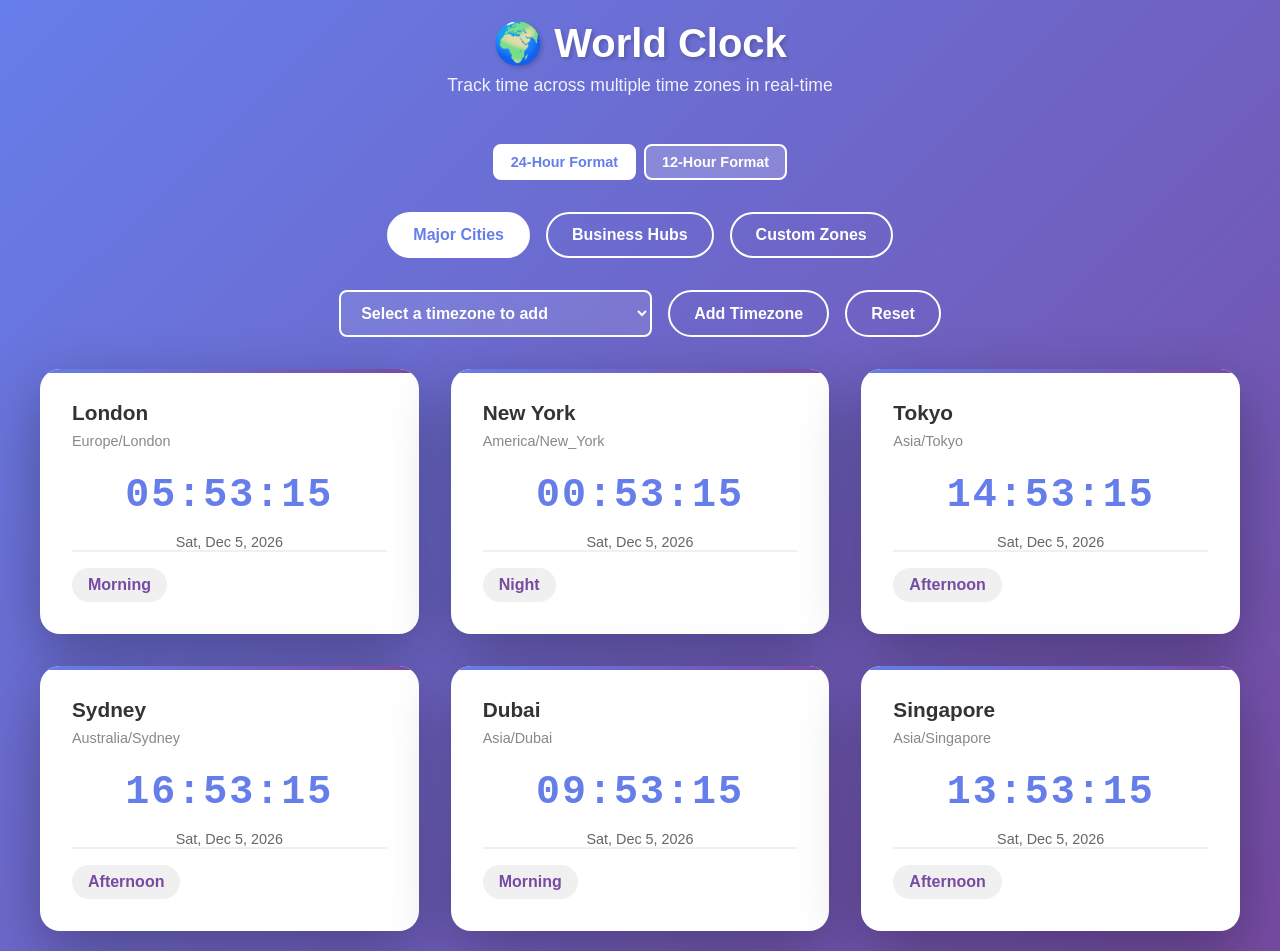
<file: clock.html>
<!DOCTYPE html>
<html lang="en">

<head>
  <meta charset="UTF-8" />
  <meta name="viewport" content="width=device-width, initial-scale=1.0" />
  <title>World Clock - Multiple Time Zones</title>
  <meta name="description" content="Digital clock displaying current time across multiple time zones" />
  <link rel="stylesheet" href="https://cdnjs.cloudflare.com/ajax/libs/font-awesome/6.4.0/css/all.min.css">
  <style>
    * {
      margin: 0;
      padding: 0;
      box-sizing: border-box;
    }

    body {
      font-family: 'Inter', -apple-system, BlinkMacSystemFont, 'Segoe UI', sans-serif;
      background: linear-gradient(135deg, #667eea 0%, #764ba2 100%);
      min-height: 100vh;
      display: flex;
      align-items: center;
      justify-content: center;
      padding: 20px;
    }

    .container {
      max-width: 1200px;
      width: 100%;
    }

    .header {
      text-align: center;
      color: white;
      margin-bottom: 3rem;
      animation: fadeInDown 0.8s ease;
    }

    .header h1 {
      font-size: 2.5rem;
      font-weight: 800;
      margin-bottom: 0.5rem;
      text-shadow: 2px 2px 4px rgba(0, 0, 0, 0.2);
    }

    .header p {
      font-size: 1.1rem;
      opacity: 0.9;
      font-weight: 300;
    }

    .controls {
      display: flex;
      gap: 1rem;
      justify-content: center;
      margin-bottom: 2rem;
      flex-wrap: wrap;
      animation: fadeInUp 0.8s ease;
    }

    .btn {
      padding: 0.75rem 1.5rem;
      border: 2px solid white;
      background: transparent;
      color: white;
      font-size: 1rem;
      font-weight: 600;
      border-radius: 50px;
      cursor: pointer;
      transition: all 0.3s ease;
    }

    .btn:hover {
      background: white;
      color: #667eea;
      transform: translateY(-2px);
    }

    .btn.active {
      background: white;
      color: #667eea;
    }

    .clocks-grid {
      display: grid;
      grid-template-columns: repeat(auto-fit, minmax(300px, 1fr));
      gap: 2rem;
      animation: fadeInUp 1s ease 0.2s backwards;
    }

    .clock-card {
      background: white;
      border-radius: 20px;
      padding: 2rem;
      box-shadow: 0 20px 60px rgba(0, 0, 0, 0.3);
      transition: all 0.3s ease;
      position: relative;
      overflow: hidden;
    }

    .clock-card::before {
      content: '';
      position: absolute;
      top: 0;
      left: 0;
      right: 0;
      height: 4px;
      background: linear-gradient(90deg, #667eea, #764ba2);
    }

    .clock-card:hover {
      transform: translateY(-10px);
      box-shadow: 0 30px 80px rgba(0, 0, 0, 0.4);
    }

    .city-name {
      font-size: 1.3rem;
      font-weight: 700;
      color: #333;
      margin-bottom: 0.5rem;
    }

    .timezone-info {
      font-size: 0.9rem;
      color: #888;
      margin-bottom: 1.5rem;
    }

    .digital-time {
      font-size: 2.5rem;
      font-weight: 800;
      color: #667eea;
      font-family: 'Courier New', monospace;
      letter-spacing: 2px;
      margin-bottom: 1rem;
      text-align: center;
    }

    .time-details {
      display: flex;
      justify-content: space-between;
      align-items: center;
      padding-top: 1rem;
      border-top: 2px solid #f0f0f0;
    }

    .time-period {
      font-size: 1rem;
      font-weight: 600;
      color: #764ba2;
      background: #f0f0f0;
      padding: 0.5rem 1rem;
      border-radius: 20px;
    }

    .date-display {
      font-size: 0.9rem;
      color: #666;
      text-align: center;
      margin-top: 0.5rem;
    }

    .format-toggle {
      display: flex;
      gap: 0.5rem;
      justify-content: center;
      margin-bottom: 2rem;
      animation: fadeInUp 0.8s ease 0.1s backwards;
    }

    .format-btn {
      padding: 0.5rem 1rem;
      background: rgba(255, 255, 255, 0.2);
      border: 2px solid white;
      color: white;
      border-radius: 8px;
      cursor: pointer;
      font-weight: 600;
      font-size: 0.9rem;
      transition: all 0.3s ease;
    }

    .format-btn.active {
      background: white;
      color: #667eea;
    }

    .format-btn:hover {
      background: white;
      color: #667eea;
    }

    .add-timezone {
      margin-bottom: 2rem;
      animation: fadeInUp 0.8s ease 0.15s backwards;
    }

    .timezone-selector {
      display: flex;
      gap: 1rem;
      flex-wrap: wrap;
      justify-content: center;
    }

    .timezone-selector select {
      padding: 0.75rem 1rem;
      border: 2px solid white;
      background: rgba(255, 255, 255, 0.1);
      color: white;
      border-radius: 8px;
      font-size: 1rem;
      font-weight: 600;
      cursor: pointer;
      transition: all 0.3s ease;
    }

    .timezone-selector select:hover {
      background: rgba(255, 255, 255, 0.2);
    }

    .timezone-selector select option {
      background: #667eea;
      color: white;
    }

    .action-buttons {
      display: flex;
      gap: 0.5rem;
      justify-content: center;
      flex-wrap: wrap;
    }

    @keyframes fadeInDown {
      from {
        opacity: 0;
        transform: translateY(-30px);
      }
      to {
        opacity: 1;
        transform: translateY(0);
      }
    }

    @keyframes fadeInUp {
      from {
        opacity: 0;
        transform: translateY(30px);
      }
      to {
        opacity: 1;
        transform: translateY(0);
      }
    }

    .empty-state {
      text-align: center;
      color: white;
      padding: 3rem;
      font-size: 1.1rem;
    }

    @media (max-width: 768px) {
      .header h1 {
        font-size: 1.8rem;
      }

      .digital-time {
        font-size: 1.8rem;
      }

      .clocks-grid {
        grid-template-columns: 1fr;
      }
    }
  </style>
</head>

<body>
  <div class="container">
    <div class="header">
      <h1>🌍 World Clock</h1>
      <p>Track time across multiple time zones in real-time</p>
    </div>

    <div class="format-toggle">
      <button class="format-btn active" onclick="setTimeFormat('24')">24-Hour Format</button>
      <button class="format-btn" onclick="setTimeFormat('12')">12-Hour Format</button>
    </div>

    <div class="controls">
      <button class="btn active" onclick="showPreset('major')">Major Cities</button>
      <button class="btn" onclick="showPreset('business')">Business Hubs</button>
      <button class="btn" onclick="showPreset('custom')">Custom Zones</button>
    </div>

    <div class="add-timezone">
      <div class="timezone-selector">
        <select id="timezoneSelect">
          <option value="">Select a timezone to add</option>
        </select>
        <button class="btn" onclick="addTimezone()">Add Timezone</button>
        <button class="btn" onclick="resetClocks()">Reset</button>
      </div>
    </div>

    <div class="clocks-grid" id="clocksGrid">
      <!-- Clocks will be generated here -->
    </div>
  </div>

  <script>
    const timeZones = {
      major: [
        { city: 'London', timezone: 'Europe/London' },
        { city: 'New York', timezone: 'America/New_York' },
        { city: 'Tokyo', timezone: 'Asia/Tokyo' },
        { city: 'Sydney', timezone: 'Australia/Sydney' },
        { city: 'Dubai', timezone: 'Asia/Dubai' },
        { city: 'Singapore', timezone: 'Asia/Singapore' }
      ],
      business: [
        { city: 'New York', timezone: 'America/New_York' },
        { city: 'London', timezone: 'Europe/London' },
        { city: 'Frankfurt', timezone: 'Europe/Berlin' },
        { city: 'Tokyo', timezone: 'Asia/Tokyo' },
        { city: 'Hong Kong', timezone: 'Asia/Hong_Kong' },
        { city: 'Singapore', timezone: 'Asia/Singapore' }
      ],
      custom: []
    };

    let currentPreset = 'major';
    let timeFormat = '24'; // 24 or 12
    let customTimezones = [];

    // Populate timezone select
    function populateTimezoneSelect() {
      const allTimezones = Intl.supportedValuesOf('timeZone');
      const select = document.getElementById('timezoneSelect');
      
      allTimezones.forEach(tz => {
        const option = document.createElement('option');
        option.value = tz;
        option.textContent = tz.replace(/_/g, ' ');
        select.appendChild(option);
      });
    }

    function setTimeFormat(format) {
      timeFormat = format;
      document.querySelectorAll('.format-btn').forEach(btn => btn.classList.remove('active'));
      event.target.classList.add('active');
      updateAllClocks();
    }

    function showPreset(preset) {
      currentPreset = preset;
      document.querySelectorAll('.controls .btn').forEach(btn => btn.classList.remove('active'));
      event.target.classList.add('active');
      customTimezones = [];
      updateAllClocks();
    }

    function addTimezone() {
      const select = document.getElementById('timezoneSelect');
      const timezone = select.value;
      
      if (!timezone) {
        alert('Please select a timezone');
        return;
      }

      // Check if already added
      if (customTimezones.find(tz => tz.timezone === timezone)) {
        alert('This timezone is already added');
        return;
      }

      const cityName = timezone.split('/').pop().replace(/_/g, ' ');
      customTimezones.push({ city: cityName, timezone });
      select.value = '';
      updateAllClocks();
    }

    function removeTimezone(timezone) {
      customTimezones = customTimezones.filter(tz => tz.timezone !== timezone);
      updateAllClocks();
    }

    function resetClocks() {
      customTimezones = [];
      currentPreset = 'major';
      document.querySelectorAll('.controls .btn').forEach(btn => btn.classList.remove('active'));
      document.querySelectorAll('.controls .btn')[0].classList.add('active');
      updateAllClocks();
    }

    function getTimeString(timezone) {
      const formatter = new Intl.DateTimeFormat('en-US', {
        timeZone: timezone,
        hour: timeFormat === '24' ? '2-digit' : 'numeric',
        minute: '2-digit',
        second: '2-digit',
        hour12: timeFormat === '12'
      });

      return formatter.format(new Date());
    }

    function getDateString(timezone) {
      const formatter = new Intl.DateTimeFormat('en-US', {
        timeZone: timezone,
        year: 'numeric',
        month: 'short',
        day: 'numeric',
        weekday: 'short'
      });

      return formatter.format(new Date());
    }

    function getPeriod(timezone) {
      const formatter = new Intl.DateTimeFormat('en-US', {
        timeZone: timezone,
        hour12: true,
        hour: 'numeric'
      });

      const time = new Date().toLocaleString('en-US', { timeZone: timezone });
      const hour = parseInt(new Date(time).getHours());
      
      if (hour >= 5 && hour < 12) return 'Morning';
      if (hour >= 12 && hour < 17) return 'Afternoon';
      if (hour >= 17 && hour < 21) return 'Evening';
      return 'Night';
    }

    function createClockCard(city, timezone) {
      const timeString = getTimeString(timezone);
      const dateString = getDateString(timezone);
      const period = getPeriod(timezone);

      const card = document.createElement('div');
      card.className = 'clock-card';
      card.innerHTML = `
        <div class="city-name">${city}</div>
        <div class="timezone-info">${timezone}</div>
        <div class="digital-time">${timeString}</div>
        <div class="date-display">${dateString}</div>
        <div class="time-details">
          <span class="time-period">${period}</span>
          ${currentPreset === 'custom' || customTimezones.find(tz => tz.timezone === timezone) ? 
            `<button class="btn" style="padding: 0.5rem 1rem; font-size: 0.9rem;" onclick="removeTimezone('${timezone}')">Remove</button>` 
            : ''}
        </div>
      `;

      return card;
    }

    function updateAllClocks() {
      const grid = document.getElementById('clocksGrid');
      grid.innerHTML = '';

      let zones = [];
      if (currentPreset === 'custom') {
        zones = customTimezones;
      } else {
        zones = timeZones[currentPreset];
      }

      if (zones.length === 0) {
        grid.innerHTML = '<div class="empty-state">No timezones added. Use the selector above to add timezones.</div>';
        return;
      }

      zones.forEach(({ city, timezone }) => {
        grid.appendChild(createClockCard(city, timezone));
      });
    }

    // Update clocks every second
    setInterval(updateAllClocks, 1000);

    // Initialize
    populateTimezoneSelect();
    updateAllClocks();
  </script>
</body>

</html>
</file>
